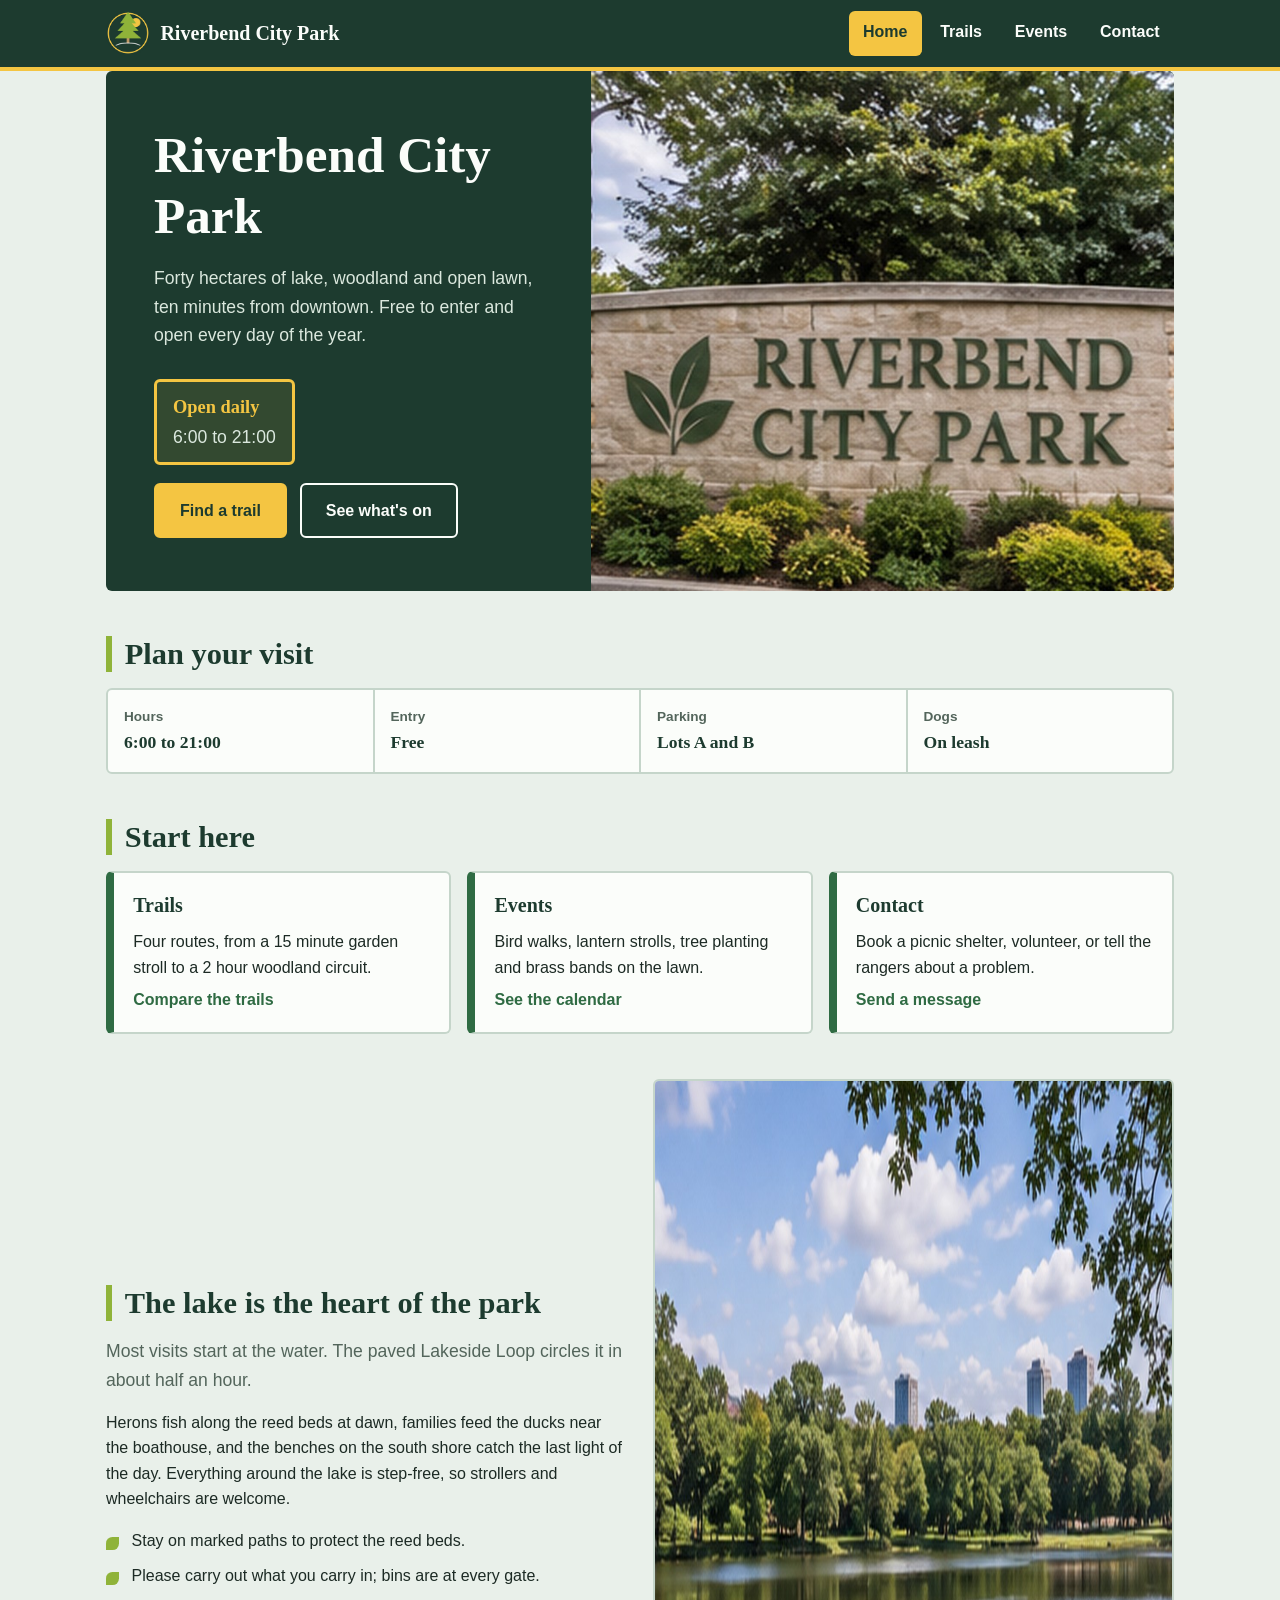
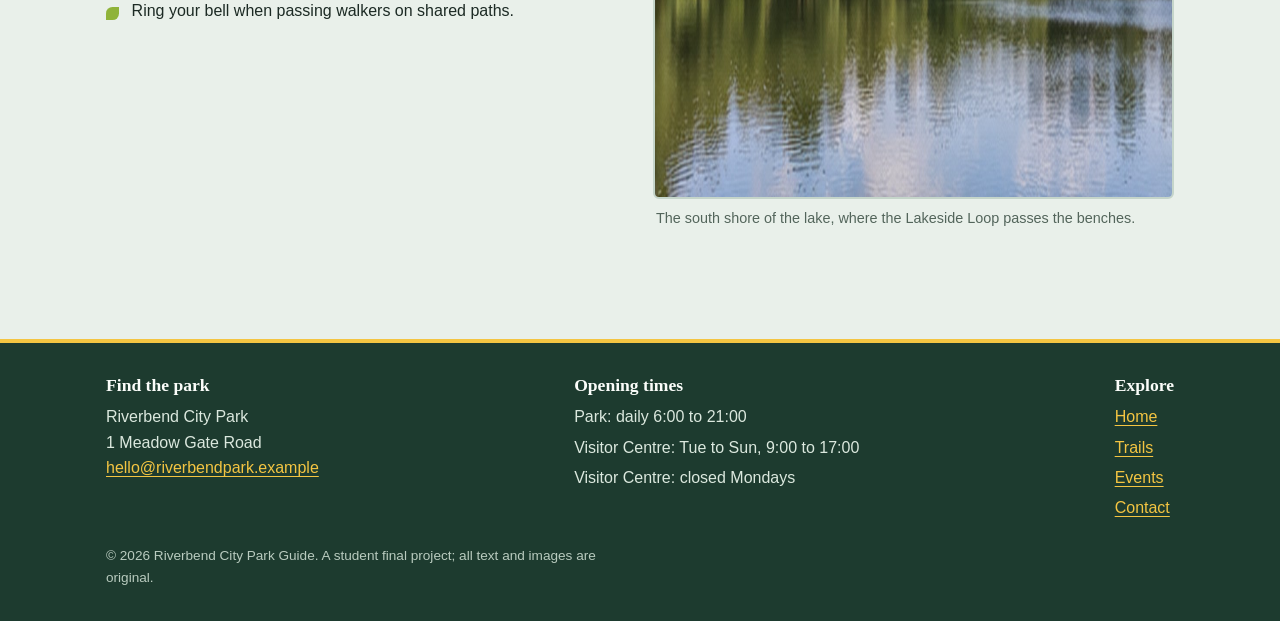
<file: index.html>
<!DOCTYPE html>
<html lang="en">
<head>
  <meta charset="UTF-8">
  <meta name="viewport" content="width=device-width, initial-scale=1.0">
  <meta name="description" content="Riverbend City Park Guide: trails, events and visitor information.">
  <title>Home | Riverbend City Park</title>
  <link rel="stylesheet" href="style.css">
</head>
<body>
  <a class="skip-link" href="#main">Skip to main content</a>
  <header class="site-header">
    <div class="header-inner">
      <a class="logo" href="index.html">
        <img src="logo.png" alt="Riverbend City Park logo: a green pine tree under a yellow sun inside a round badge" width="44" height="44">
        <span>Riverbend City Park</span>
      </a>
      <nav aria-label="Main navigation">
        <ul class="site-nav">
          <li><a href="index.html" aria-current="page">Home</a></li>
          <li><a href="trails.html">Trails</a></li>
          <li><a href="events.html">Events</a></li>
          <li><a href="contact.html">Contact</a></li>
        </ul>
      </nav>
    </div>
  </header>

  <main id="main">
    <section class="hero" aria-label="Welcome">
      <div class="hero-copy">
        <h1>Riverbend City Park</h1>
        <p>Forty hectares of lake, woodland and open lawn, ten minutes from downtown. Free to enter and open every day of the year.</p>
        <p class="trail-sign"><strong>Open daily</strong> 6:00 to 21:00</p>
        <div class="btn-row">
          <a class="btn" href="trails.html">Find a trail</a>
          <a class="btn btn-ghost" href="events.html">See what's on</a>
        </div>
      </div>
      <img src="hero.jpg" alt="Stone entrance sign for Riverbend City Park surrounded by trees and flower beds" width="1200" height="720">
    </section>

    <section aria-labelledby="facts-heading">
      <h2 id="facts-heading">Plan your visit</h2>
      <dl class="facts">
        <div><dt>Hours</dt><dd>6:00 to 21:00</dd></div>
        <div><dt>Entry</dt><dd>Free</dd></div>
        <div><dt>Parking</dt><dd>Lots A and B</dd></div>
        <div><dt>Dogs</dt><dd>On leash</dd></div>
      </dl>
    </section>

    <section aria-labelledby="start-heading">
      <h2 id="start-heading">Start here</h2>
      <ul class="ways">
        <li>
          <a class="way" href="trails.html">
            <h3>Trails</h3>
            <p>Four routes, from a 15 minute garden stroll to a 2 hour woodland circuit.</p>
            <span>Compare the trails</span>
          </a>
        </li>
        <li>
          <a class="way" href="events.html">
            <h3>Events</h3>
            <p>Bird walks, lantern strolls, tree planting and brass bands on the lawn.</p>
            <span>See the calendar</span>
          </a>
        </li>
        <li>
          <a class="way" href="contact.html">
            <h3>Contact</h3>
            <p>Book a picnic shelter, volunteer, or tell the rangers about a problem.</p>
            <span>Send a message</span>
          </a>
        </li>
      </ul>
    </section>

    <section aria-labelledby="lake-heading">
      <div class="split">
        <div>
          <h2 id="lake-heading">The lake is the heart of the park</h2>
          <p class="lede">Most visits start at the water. The paved Lakeside Loop circles it in about half an hour.</p>
          <p>Herons fish along the reed beds at dawn, families feed the ducks near the boathouse, and the
          benches on the south shore catch the last light of the day. Everything around the lake is
          step-free, so strollers and wheelchairs are welcome.</p>
          <ul class="tips">
            <li>Stay on marked paths to protect the reed beds.</li>
            <li>Please carry out what you carry in; bins are at every gate.</li>
            <li>Ring your bell when passing walkers on shared paths.</li>
          </ul>
        </div>
        <figure>
          <img src="lake.jpg" alt="Quiet park pond with trees reflected in the water and a wooden boardwalk along the shore" width="1200" height="720">
          <figcaption>The south shore of the lake, where the Lakeside Loop passes the benches.</figcaption>
        </figure>
      </div>
    </section>
  </main>

  <footer class="site-footer">
    <div class="footer-inner">
      <section>
        <h2>Find the park</h2>
        <address>
          Riverbend City Park<br>
          1 Meadow Gate Road<br>
          <a href="mailto:hello@riverbendpark.example">hello@riverbendpark.example</a>
        </address>
      </section>
      <section>
        <h2>Opening times</h2>
        <ul>
          <li>Park: daily 6:00 to 21:00</li>
          <li>Visitor Centre: Tue to Sun, 9:00 to 17:00</li>
          <li>Visitor Centre: closed Mondays</li>
        </ul>
      </section>
      <section>
        <h2>Explore</h2>
        <ul>
          <li><a href="index.html">Home</a></li>
          <li><a href="trails.html">Trails</a></li>
          <li><a href="events.html">Events</a></li>
          <li><a href="contact.html">Contact</a></li>
        </ul>
      </section>
      <p>&copy; 2026 Riverbend City Park Guide. A student final project; all text and images are original.</p>
    </div>
  </footer>
</body>
</html>
</file>
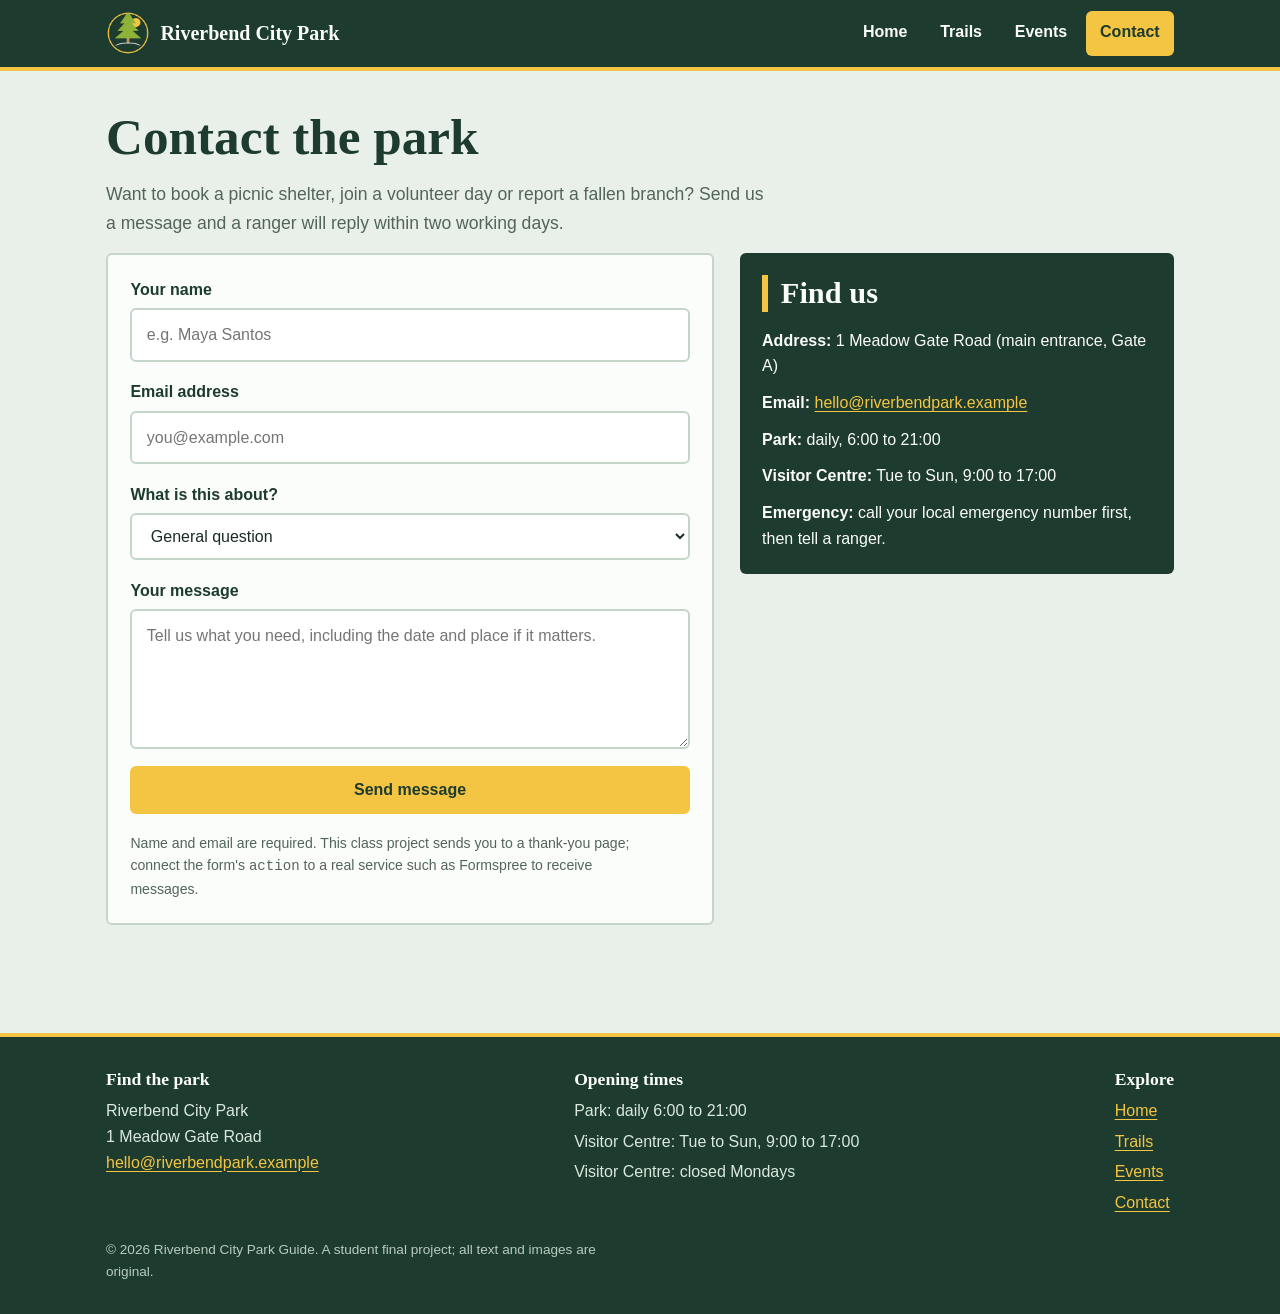
<file: contact.html>
<!DOCTYPE html>
<html lang="en">
<head>
  <meta charset="UTF-8">
  <meta name="viewport" content="width=device-width, initial-scale=1.0">
  <meta name="description" content="Riverbend City Park Guide: trails, events and visitor information.">
  <title>Contact | Riverbend City Park</title>
  <link rel="stylesheet" href="style.css">
</head>
<body>
  <a class="skip-link" href="#main">Skip to main content</a>
  <header class="site-header">
    <div class="header-inner">
      <a class="logo" href="index.html">
        <img src="logo.png" alt="Riverbend City Park logo: a green pine tree under a yellow sun inside a round badge" width="44" height="44">
        <span>Riverbend City Park</span>
      </a>
      <nav aria-label="Main navigation">
        <ul class="site-nav">
          <li><a href="index.html">Home</a></li>
          <li><a href="trails.html">Trails</a></li>
          <li><a href="events.html">Events</a></li>
          <li><a href="contact.html" aria-current="page">Contact</a></li>
        </ul>
      </nav>
    </div>
  </header>

  <main id="main">
    <section class="page-intro">
      <h1>Contact the park</h1>
      <p class="lede">Want to book a picnic shelter, join a volunteer day or report a fallen branch? Send us a message and a ranger will reply within two working days.</p>
      <div class="contact-wrap">
        <form class="contact-form" action="https://formsubmit.co/khiara.clayne.torres@adamson.edu.ph" method="POST">
          <div class="field">
            <label for="name">Your name</label>
            <input type="text" id="name" name="name" required placeholder="e.g. Maya Santos" autocomplete="name">
          </div>
          <div class="field">
            <label for="email">Email address</label>
            <input type="email" id="email" name="email" required placeholder="you@example.com" autocomplete="email">
          </div>
          <div class="field">
            <label for="topic">What is this about?</label>
            <select id="topic" name="topic">
              <option value="question">General question</option>
              <option value="shelter">Picnic shelter booking</option>
              <option value="event">Event sign-up</option>
              <option value="volunteer">Volunteering</option>
              <option value="report">Report a problem</option>
              <option value="other">Something else</option>
            </select>
          </div>
          <div class="field">
            <label for="message">Your message</label>
            <textarea id="message" name="message" placeholder="Tell us what you need, including the date and place if it matters."></textarea>
          </div>
          <button class="btn" type="submit">Send message</button>
          <p class="form-note">Name and email are required. This class project sends you to a thank-you page;
          connect the form's <code>action</code> to a real service such as Formspree to receive messages.</p>
        </form>
        <aside class="contact-info" aria-label="Park details">
          <h2>Find us</h2>
          <ul>
            <li><strong>Address:</strong> 1 Meadow Gate Road (main entrance, Gate A)</li>
            <li><strong>Email:</strong> <a href="mailto:hello@riverbendpark.example">hello@riverbendpark.example</a></li>
            <li><strong>Park:</strong> daily, 6:00 to 21:00</li>
            <li><strong>Visitor Centre:</strong> Tue to Sun, 9:00 to 17:00</li>
            <li><strong>Emergency:</strong> call your local emergency number first, then tell a ranger.</li>
          </ul>
        </aside>
      </div>
    </section>
  </main>

  <footer class="site-footer">
    <div class="footer-inner">
      <section>
        <h2>Find the park</h2>
        <address>
          Riverbend City Park<br>
          1 Meadow Gate Road<br>
          <a href="mailto:hello@riverbendpark.example">hello@riverbendpark.example</a>
        </address>
      </section>
      <section>
        <h2>Opening times</h2>
        <ul>
          <li>Park: daily 6:00 to 21:00</li>
          <li>Visitor Centre: Tue to Sun, 9:00 to 17:00</li>
          <li>Visitor Centre: closed Mondays</li>
        </ul>
      </section>
      <section>
        <h2>Explore</h2>
        <ul>
          <li><a href="index.html">Home</a></li>
          <li><a href="trails.html">Trails</a></li>
          <li><a href="events.html">Events</a></li>
          <li><a href="contact.html">Contact</a></li>
        </ul>
      </section>
      <p>&copy; 2026 Riverbend City Park Guide. A student final project; all text and images are original.</p>
    </div>
  </footer>
</body>
</html>
</file>
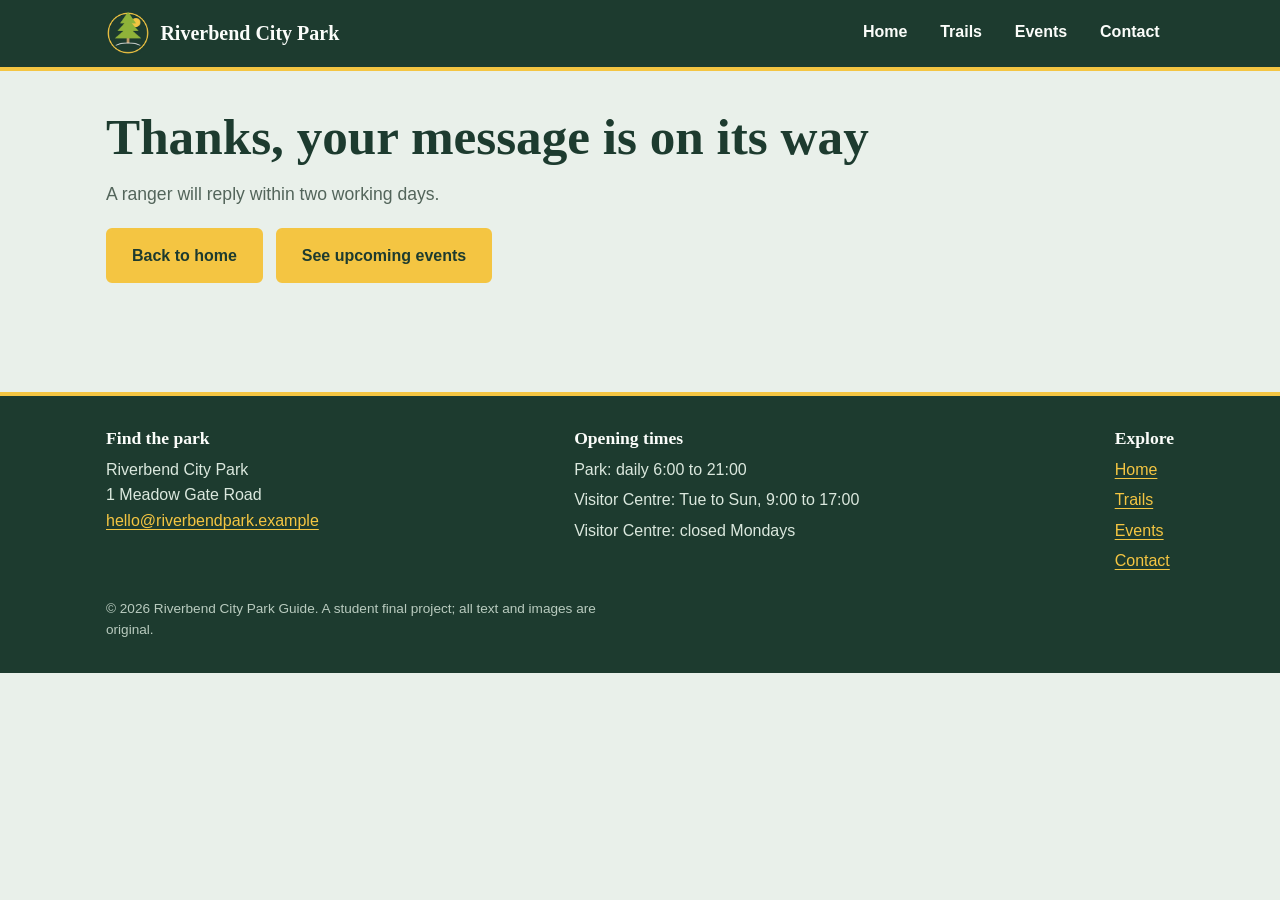
<file: thanks.html>
<!DOCTYPE html>
<html lang="en">
<head>
  <meta charset="UTF-8">
  <meta name="viewport" content="width=device-width, initial-scale=1.0">
  <meta name="description" content="Riverbend City Park Guide: trails, events and visitor information.">
  <title>Message sent | Riverbend City Park</title>
  <link rel="stylesheet" href="style.css">
</head>
<body>
  <a class="skip-link" href="#main">Skip to main content</a>
  <header class="site-header">
    <div class="header-inner">
      <a class="logo" href="index.html">
        <img src="logo.png" alt="Riverbend City Park logo: a green pine tree under a yellow sun inside a round badge" width="44" height="44">
        <span>Riverbend City Park</span>
      </a>
      <nav aria-label="Main navigation">
        <ul class="site-nav">
          <li><a href="index.html">Home</a></li>
          <li><a href="trails.html">Trails</a></li>
          <li><a href="events.html">Events</a></li>
          <li><a href="contact.html">Contact</a></li>
        </ul>
      </nav>
    </div>
  </header>

  <main id="main">
    <section class="page-intro">
      <h1>Thanks, your message is on its way</h1>
      <p class="lede">A ranger will reply within two working days.</p>
      <div class="btn-row mt">
        <a class="btn" href="index.html">Back to home</a>
        <a class="btn" href="events.html">See upcoming events</a>
      </div>
    </section>
  </main>

  <footer class="site-footer">
    <div class="footer-inner">
      <section>
        <h2>Find the park</h2>
        <address>
          Riverbend City Park<br>
          1 Meadow Gate Road<br>
          <a href="mailto:hello@riverbendpark.example">hello@riverbendpark.example</a>
        </address>
      </section>
      <section>
        <h2>Opening times</h2>
        <ul>
          <li>Park: daily 6:00 to 21:00</li>
          <li>Visitor Centre: Tue to Sun, 9:00 to 17:00</li>
          <li>Visitor Centre: closed Mondays</li>
        </ul>
      </section>
      <section>
        <h2>Explore</h2>
        <ul>
          <li><a href="index.html">Home</a></li>
          <li><a href="trails.html">Trails</a></li>
          <li><a href="events.html">Events</a></li>
          <li><a href="contact.html">Contact</a></li>
        </ul>
      </section>
      <p>&copy; 2026 Riverbend City Park Guide. A student final project; all text and images are original.</p>
    </div>
  </footer>
</body>
</html>
</file>
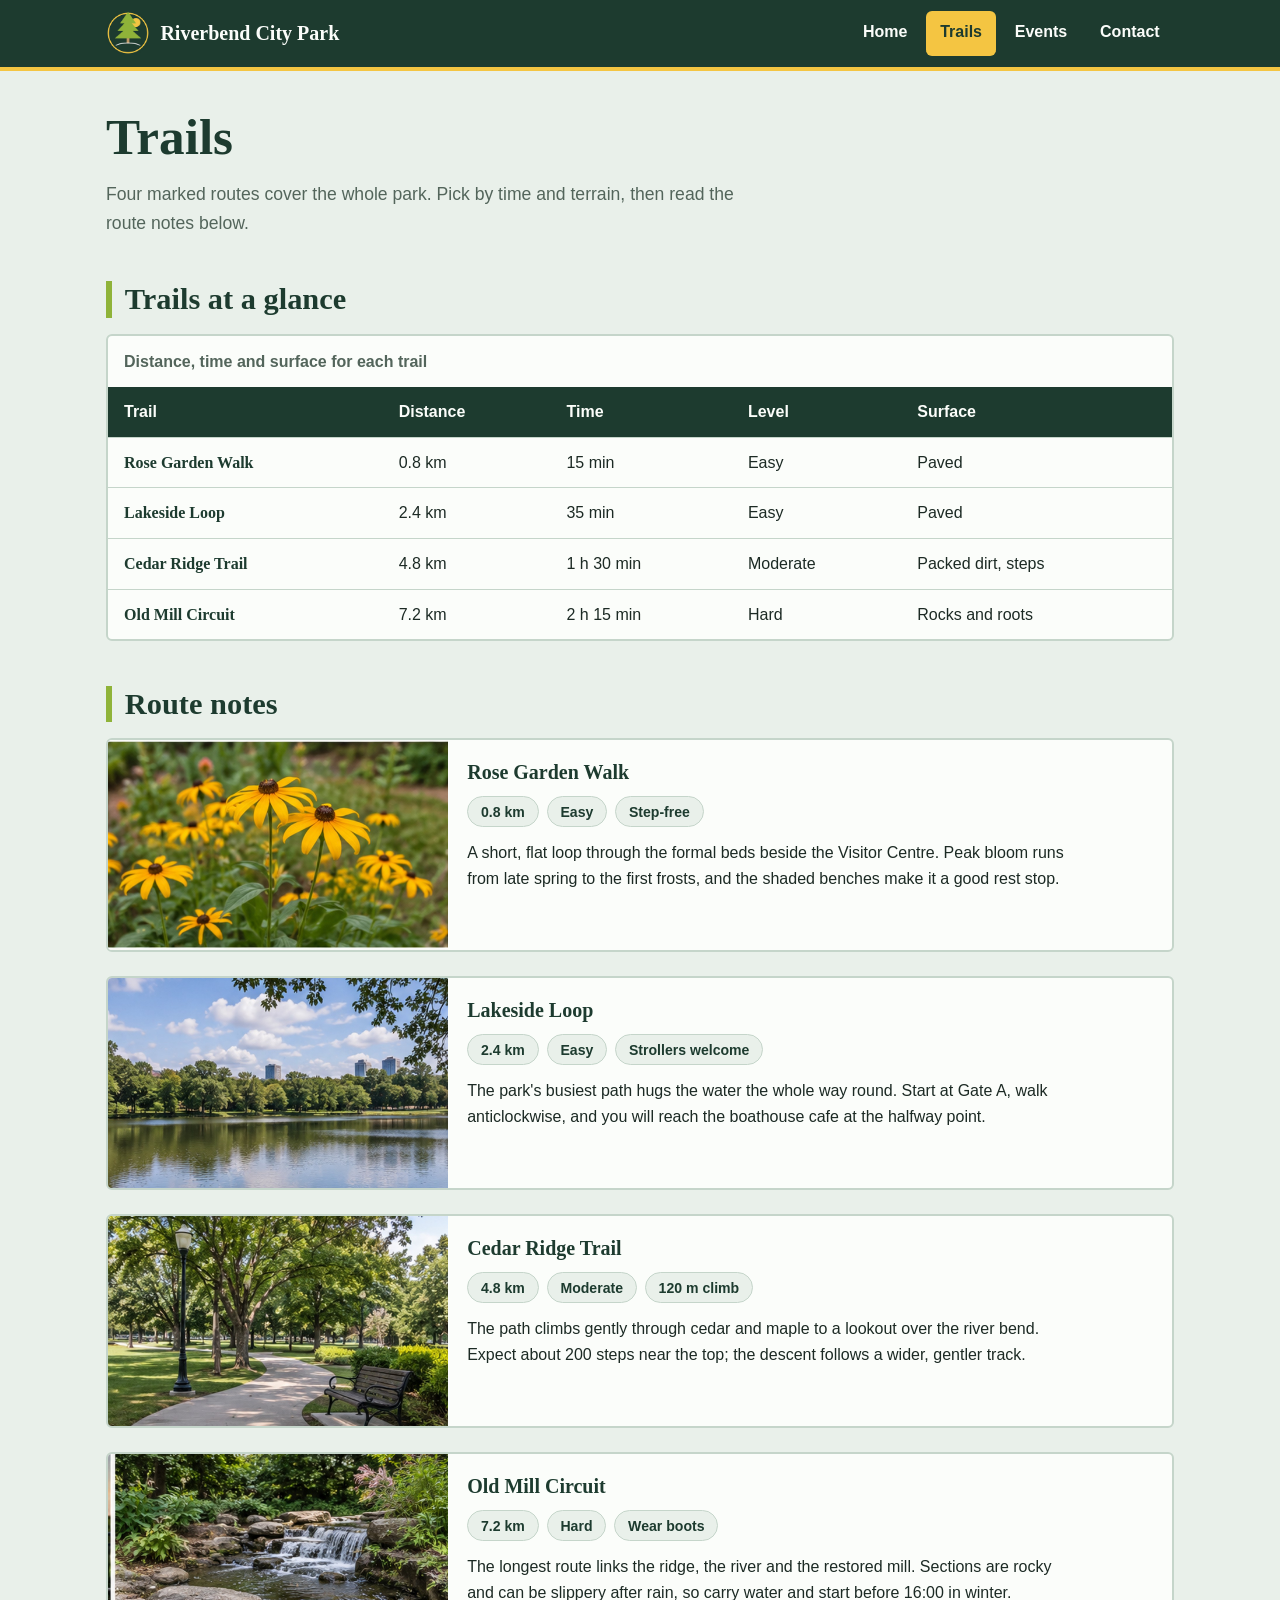
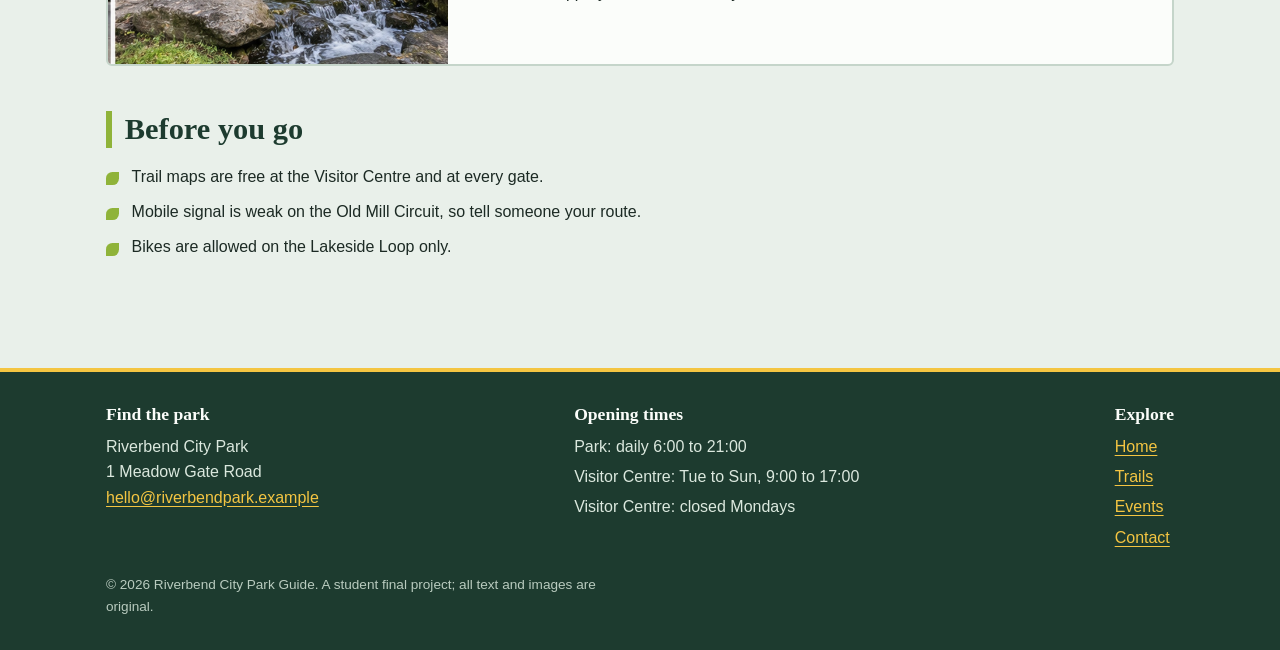
<file: trails.html>
<!DOCTYPE html>
<html lang="en">
<head>
  <meta charset="UTF-8">
  <meta name="viewport" content="width=device-width, initial-scale=1.0">
  <meta name="description" content="Riverbend City Park Guide: trails, events and visitor information.">
  <title>Trails | Riverbend City Park</title>
  <link rel="stylesheet" href="style.css">
</head>
<body>
  <a class="skip-link" href="#main">Skip to main content</a>
  <header class="site-header">
    <div class="header-inner">
      <a class="logo" href="index.html">
        <img src="logo.png" alt="Riverbend City Park logo: a green pine tree under a yellow sun inside a round badge" width="44" height="44">
        <span>Riverbend City Park</span>
      </a>
      <nav aria-label="Main navigation">
        <ul class="site-nav">
          <li><a href="index.html">Home</a></li>
          <li><a href="trails.html" aria-current="page">Trails</a></li>
          <li><a href="events.html">Events</a></li>
          <li><a href="contact.html">Contact</a></li>
        </ul>
      </nav>
    </div>
  </header>

  <main id="main">
    <section class="page-intro">
      <h1>Trails</h1>
      <p class="lede">Four marked routes cover the whole park. Pick by time and terrain, then read the route notes below.</p>
    </section>

    <section aria-labelledby="glance-heading">
      <h2 id="glance-heading">Trails at a glance</h2>
      <div class="table-wrap">
        <table>
          <caption>Distance, time and surface for each trail</caption>
          <thead>
            <tr><th scope="col">Trail</th><th scope="col">Distance</th><th scope="col">Time</th><th scope="col">Level</th><th scope="col">Surface</th></tr>
          </thead>
          <tbody>
            <tr><th scope="row">Rose Garden Walk</th><td>0.8 km</td><td>15 min</td><td>Easy</td><td>Paved</td></tr>
            <tr><th scope="row">Lakeside Loop</th><td>2.4 km</td><td>35 min</td><td>Easy</td><td>Paved</td></tr>
            <tr><th scope="row">Cedar Ridge Trail</th><td>4.8 km</td><td>1 h 30 min</td><td>Moderate</td><td>Packed dirt, steps</td></tr>
            <tr><th scope="row">Old Mill Circuit</th><td>7.2 km</td><td>2 h 15 min</td><td>Hard</td><td>Rocks and roots</td></tr>
          </tbody>
        </table>
      </div>
    </section>

    <section aria-labelledby="notes-heading">
      <h2 id="notes-heading">Route notes</h2>
      <div class="stack">
        <article class="trail">
          <img src="garden.jpg" alt="Yellow wildflowers blooming in a landscaped garden beside a park path" width="1200" height="720">
          <div class="trail-body">
            <h3>Rose Garden Walk</h3>
            <ul class="meta"><li>0.8 km</li><li>Easy</li><li>Step-free</li></ul>
            <p>A short, flat loop through the formal beds beside the Visitor Centre. Peak bloom runs from
            late spring to the first frosts, and the shaded benches make it a good rest stop.</p>
          </div>
        </article>
        <article class="trail">
          <img src="lake.jpg" alt="Quiet park pond with trees reflected in the water and a wooden boardwalk along the shore" width="1200" height="720">
          <div class="trail-body">
            <h3>Lakeside Loop</h3>
            <ul class="meta"><li>2.4 km</li><li>Easy</li><li>Strollers welcome</li></ul>
            <p>The park's busiest path hugs the water the whole way round. Start at Gate A, walk
            anticlockwise, and you will reach the boathouse cafe at the halfway point.</p>
          </div>
        </article>
        <article class="trail">
          <img src="trail.jpg" alt="Curving paved walking path shaded by mature trees with a park bench beside it" width="1200" height="720">
          <div class="trail-body">
            <h3>Cedar Ridge Trail</h3>
            <ul class="meta"><li>4.8 km</li><li>Moderate</li><li>120 m climb</li></ul>
            <p>The path climbs gently through cedar and maple to a lookout over the river bend. Expect
            about 200 steps near the top; the descent follows a wider, gentler track.</p>
          </div>
        </article>
        <article class="trail">
          <img src="mill.jpg" alt="Shallow stream flowing over natural rocks beneath green park vegetation" width="1200" height="720">
          <div class="trail-body">
            <h3>Old Mill Circuit</h3>
            <ul class="meta"><li>7.2 km</li><li>Hard</li><li>Wear boots</li></ul>
            <p>The longest route links the ridge, the river and the restored mill. Sections are rocky and
            can be slippery after rain, so carry water and start before 16:00 in winter.</p>
          </div>
        </article>
      </div>
    </section>

    <section aria-labelledby="before-heading">
      <h2 id="before-heading">Before you go</h2>
      <ul class="tips">
        <li>Trail maps are free at the Visitor Centre and at every gate.</li>
        <li>Mobile signal is weak on the Old Mill Circuit, so tell someone your route.</li>
        <li>Bikes are allowed on the Lakeside Loop only.</li>
      </ul>
    </section>
  </main>

  <footer class="site-footer">
    <div class="footer-inner">
      <section>
        <h2>Find the park</h2>
        <address>
          Riverbend City Park<br>
          1 Meadow Gate Road<br>
          <a href="mailto:hello@riverbendpark.example">hello@riverbendpark.example</a>
        </address>
      </section>
      <section>
        <h2>Opening times</h2>
        <ul>
          <li>Park: daily 6:00 to 21:00</li>
          <li>Visitor Centre: Tue to Sun, 9:00 to 17:00</li>
          <li>Visitor Centre: closed Mondays</li>
        </ul>
      </section>
      <section>
        <h2>Explore</h2>
        <ul>
          <li><a href="index.html">Home</a></li>
          <li><a href="trails.html">Trails</a></li>
          <li><a href="events.html">Events</a></li>
          <li><a href="contact.html">Contact</a></li>
        </ul>
      </section>
      <p>&copy; 2026 Riverbend City Park Guide. A student final project; all text and images are original.</p>
    </div>
  </footer>
</body>
</html>
</file>
<file: style.css>
/* Riverbend City Park Guide - hand-written CSS, no frameworks */
:root{
  --pine:#1d3b2f;
  --fern:#2f6b43;
  --leaf:#8fb339;
  --mist:#e9f0ea;
  --snow:#fbfdfa;
  --sun:#f4c542;
  --bark:#5a4636;
  --water:#25758a;
  --ink:#1c2a24;
  --muted:#53655b;
  --line:#c5d5ca;
  --radius:6px;
  --font-head:Rockwell,'Roboto Slab','Rockwell Nova',Georgia,serif;
  --font-body:'Segoe UI',Candara,Verdana,sans-serif;
}
*,*::before,*::after{box-sizing:border-box;margin:0;padding:0}
html{scroll-behavior:smooth}
body{font-family:var(--font-body);color:var(--ink);background:var(--mist);line-height:1.6}
img{max-width:100%;display:block}
a{color:var(--fern);text-underline-offset:3px}
a:hover{color:var(--water);text-decoration-thickness:3px}
a:focus-visible,button:focus-visible,input:focus-visible,select:focus-visible,textarea:focus-visible{
  outline:3px solid var(--sun);outline-offset:2px;box-shadow:0 0 0 5px var(--pine)}
.skip-link{position:absolute;left:-999px;top:0;background:var(--sun);color:var(--pine);
  padding:.6rem 1rem;font-weight:700;z-index:100}
.skip-link:focus{left:0}

/* ---------- header and nav (flexbox) ---------- */
.site-header{background:var(--pine);border-bottom:4px solid var(--sun);position:sticky;top:0;z-index:10}
.header-inner{max-width:1100px;margin:0 auto;padding:.7rem 1rem;display:flex;flex-wrap:wrap;
  align-items:center;justify-content:space-between;gap:.6rem}
.logo{display:flex;align-items:center;gap:.65rem;text-decoration:none;color:var(--snow);
  font-family:var(--font-head);font-size:1.25rem;font-weight:700}
.logo:hover{color:var(--sun)}
.logo img{width:44px;height:44px}
.site-nav{display:flex;flex-wrap:wrap;gap:.25rem;list-style:none}
.site-nav a{display:block;padding:.5rem .9rem;color:var(--snow);text-decoration:none;
  font-weight:600;border-radius:var(--radius);border-bottom:3px solid transparent}
.site-nav a:hover{background:var(--fern);color:#fff;border-bottom-color:var(--leaf)}
.site-nav a[aria-current="page"]{background:var(--sun);color:var(--pine);border-bottom-color:var(--sun)}

/* ---------- layout helpers ---------- */
main{max-width:1100px;margin:0 auto;padding:0 1rem 1rem}
section{margin:2.8rem 0}
h1,h2,h3{font-family:var(--font-head);color:var(--pine);line-height:1.2}
h1{font-size:clamp(2rem,6vw,3.2rem);margin-bottom:.8rem}
h2{font-size:clamp(1.45rem,3.2vw,1.9rem);margin-bottom:1rem;padding-left:.8rem;border-left:6px solid var(--leaf)}
h3{font-size:1.25rem;margin-bottom:.4rem}
p{max-width:68ch}
p+p{margin-top:.8rem}
.lede{font-size:1.1rem;color:var(--muted);margin-bottom:1rem}
.page-intro{margin-top:2.2rem}

/* ---------- buttons ---------- */
.btn{display:inline-block;background:var(--sun);color:var(--pine);text-decoration:none;font-weight:700;
  padding:.8rem 1.5rem;border:2px solid var(--sun);border-radius:var(--radius);cursor:pointer;
  font-size:1rem;font-family:var(--font-body)}
.btn:hover{background:var(--pine);color:var(--sun);border-color:var(--sun)}
.btn-ghost{background:transparent;color:var(--snow);border-color:var(--snow)}
.btn-ghost:hover{background:var(--snow);color:var(--pine);border-color:var(--snow)}
.btn-row{display:flex;flex-wrap:wrap;gap:.8rem}

/* ---------- hero (grid) ---------- */
.hero{display:grid;grid-template-columns:1fr;background:var(--pine);color:var(--snow);
  margin:0 -1rem 2.8rem}
.hero-copy{padding:2rem 1.2rem 2.2rem;display:flex;flex-direction:column;gap:1.1rem;justify-content:center}
.hero h1{color:var(--snow);margin:0}
.hero p{color:#dbe8de;font-size:1.1rem}
.trail-sign{border:3px solid var(--sun);border-radius:var(--radius);padding:.7rem 1rem;width:fit-content;
  background:rgba(244,197,66,.1)}
.trail-sign strong{color:var(--sun);font-family:var(--font-head);font-size:1.15rem;display:block}
.hero img{width:100%;height:260px;object-fit:cover}

/* ---------- quick facts (grid) ---------- */
.facts{display:grid;grid-template-columns:repeat(2,1fr);gap:2px;background:var(--line);
  border:2px solid var(--line);border-radius:var(--radius);overflow:hidden}
.facts div{background:var(--snow);padding:1rem}
.facts dt{font-size:.85rem;color:var(--muted);font-weight:600}
.facts dd{font-family:var(--font-head);font-weight:700;color:var(--pine);font-size:1.1rem}

/* ---------- signpost links ---------- */
.ways{display:grid;grid-template-columns:1fr;gap:1rem;list-style:none}
.way{display:flex;flex-direction:column;gap:.4rem;height:100%;background:var(--snow);
  border:2px solid var(--line);border-left:8px solid var(--fern);border-radius:var(--radius);
  padding:1.2rem;text-decoration:none;color:var(--ink)}
.way h3{color:var(--pine)}
.way span{color:var(--fern);font-weight:700;margin-top:auto}
.way:hover{background:#fff;border-color:var(--water);border-left-color:var(--sun);color:var(--ink)}

/* ---------- figures / split ---------- */
.split{display:grid;grid-template-columns:1fr;gap:1.6rem;align-items:center}
figure{margin:0}
figure img{border-radius:var(--radius);border:2px solid var(--line)}
figcaption{font-size:.9rem;color:var(--muted);padding:.55rem .2rem 0}
.tips{list-style:none;display:flex;flex-direction:column;gap:.6rem;margin-top:1rem}
.tips li{padding-left:1.6rem;position:relative}
.tips li::before{content:"";position:absolute;left:0;top:.55em;width:.8rem;height:.8rem;
  background:var(--leaf);border-radius:50% 0 50% 0}

/* ---------- trails page ---------- */
.table-wrap{overflow-x:auto;border:2px solid var(--line);border-radius:var(--radius);background:var(--snow)}
table{border-collapse:collapse;width:100%;min-width:560px}
caption{text-align:left;padding:.8rem 1rem;font-weight:700;color:var(--muted)}
th,td{text-align:left;padding:.75rem 1rem;border-top:1px solid var(--line)}
thead th{background:var(--pine);color:var(--snow);border-top:none}
tbody th{font-family:var(--font-head);color:var(--pine)}
tbody tr:hover{background:var(--mist)}
.stack{display:flex;flex-direction:column;gap:1.5rem}
.trail{display:grid;grid-template-columns:1fr;background:var(--snow);border:2px solid var(--line);
  border-radius:var(--radius);overflow:hidden}
.trail img{width:100%;height:210px;object-fit:cover}
.trail-body{padding:1.2rem}
.meta{list-style:none;display:flex;flex-wrap:wrap;gap:.5rem;margin:.8rem 0}
.meta li{background:var(--mist);border:1px solid var(--line);border-radius:999px;padding:.2rem .8rem;
  font-size:.88rem;font-weight:600;color:var(--pine)}

/* ---------- events page ---------- */
.event-list{list-style:none;display:flex;flex-direction:column;gap:1.2rem}
.event{display:grid;grid-template-columns:78px 1fr;gap:1rem;background:var(--snow);
  border:2px solid var(--line);border-radius:var(--radius);padding:1rem}
.event img{grid-column:1/-1;width:100%;height:170px;object-fit:cover;border-radius:var(--radius)}
.date-badge{display:flex;flex-direction:column;align-items:center;justify-content:center;
  background:var(--pine);color:var(--snow);border-radius:var(--radius);height:84px;
  border-bottom:5px solid var(--sun);text-align:center}
.date-badge .mon{font-size:.85rem;font-weight:700;color:var(--sun)}
.date-badge .day{font-family:var(--font-head);font-size:1.8rem;font-weight:700;line-height:1}
.event .when{font-weight:700;color:var(--fern)}
audio{width:100%;margin-top:.8rem}

/* ---------- contact page ---------- */
.contact-wrap{display:grid;grid-template-columns:1fr;gap:1.6rem;align-items:start}
.contact-form{display:flex;flex-direction:column;gap:1.1rem;background:var(--snow);
  border:2px solid var(--line);border-radius:var(--radius);padding:1.4rem}
.field{display:flex;flex-direction:column;gap:.35rem}
.field label{font-weight:700;color:var(--pine)}
.field input,.field select,.field textarea{font:inherit;padding:.75rem .9rem;border:2px solid var(--line);
  border-radius:var(--radius);background:#fff;color:var(--ink);width:100%}
.field input:hover,.field select:hover,.field textarea:hover{border-color:var(--fern)}
.field input:focus,.field select:focus,.field textarea:focus{border-color:var(--water);
  outline:3px solid var(--sun);outline-offset:1px;box-shadow:none}
.field textarea{min-height:140px;resize:vertical}
.form-note{font-size:.88rem;color:var(--muted)}
.contact-info{background:var(--pine);color:var(--snow);border-radius:var(--radius);padding:1.4rem}
.contact-info h2{color:var(--snow);border-left-color:var(--sun)}
.contact-info ul{list-style:none;display:flex;flex-direction:column;gap:.7rem}
.contact-info a{color:var(--sun)}
.contact-info a:hover{color:#fff}

/* ---------- footer (flexbox) ---------- */
.site-footer{background:var(--pine);color:#dbe8de;margin-top:3rem;border-top:4px solid var(--sun)}
.footer-inner{max-width:1100px;margin:0 auto;padding:2rem 1rem;display:flex;flex-wrap:wrap;
  gap:1.5rem 2.5rem;justify-content:space-between;align-items:flex-start}
.site-footer section{margin:0}
.site-footer h2{color:var(--snow);font-size:1.1rem;border:none;padding:0;margin-bottom:.5rem}
.site-footer ul{list-style:none;display:flex;flex-direction:column;gap:.3rem}
.site-footer a{color:var(--sun)}
.site-footer a:hover{color:#fff}
.footer-inner p{font-size:.85rem;flex-basis:100%;color:#b9cbbf}
address{font-style:normal}

/* ---------- tablet breakpoint ---------- */
@media (min-width:640px){
  .facts{grid-template-columns:repeat(4,1fr)}
  .ways{grid-template-columns:repeat(3,1fr)}
  .split{grid-template-columns:1fr 1fr}
  .trail{grid-template-columns:260px 1fr}
  .trail img{height:100%;min-height:210px}
  .event{grid-template-columns:84px 1fr 220px;align-items:center}
  .event img{grid-column:auto;height:140px}
  .contact-wrap{grid-template-columns:1.4fr 1fr}
}

/* ---------- desktop breakpoint ---------- */
@media (min-width:1000px){
  .hero{grid-template-columns:5fr 6fr;min-height:520px;margin:0 0 2.8rem;border-radius:var(--radius);overflow:hidden}
  .hero-copy{padding:3rem 3rem}
  .hero img{height:100%}
  .trail{grid-template-columns:340px 1fr}
  .event{grid-template-columns:96px 1fr 280px}
  .event img{height:160px}
}

@media (prefers-reduced-motion:reduce){html{scroll-behavior:auto}}

/* ---------- small utilities ---------- */
.wide-img{max-height:280px;width:100%;object-fit:cover;margin-top:1rem}
.mt{margin-top:1.2rem}
</file>
